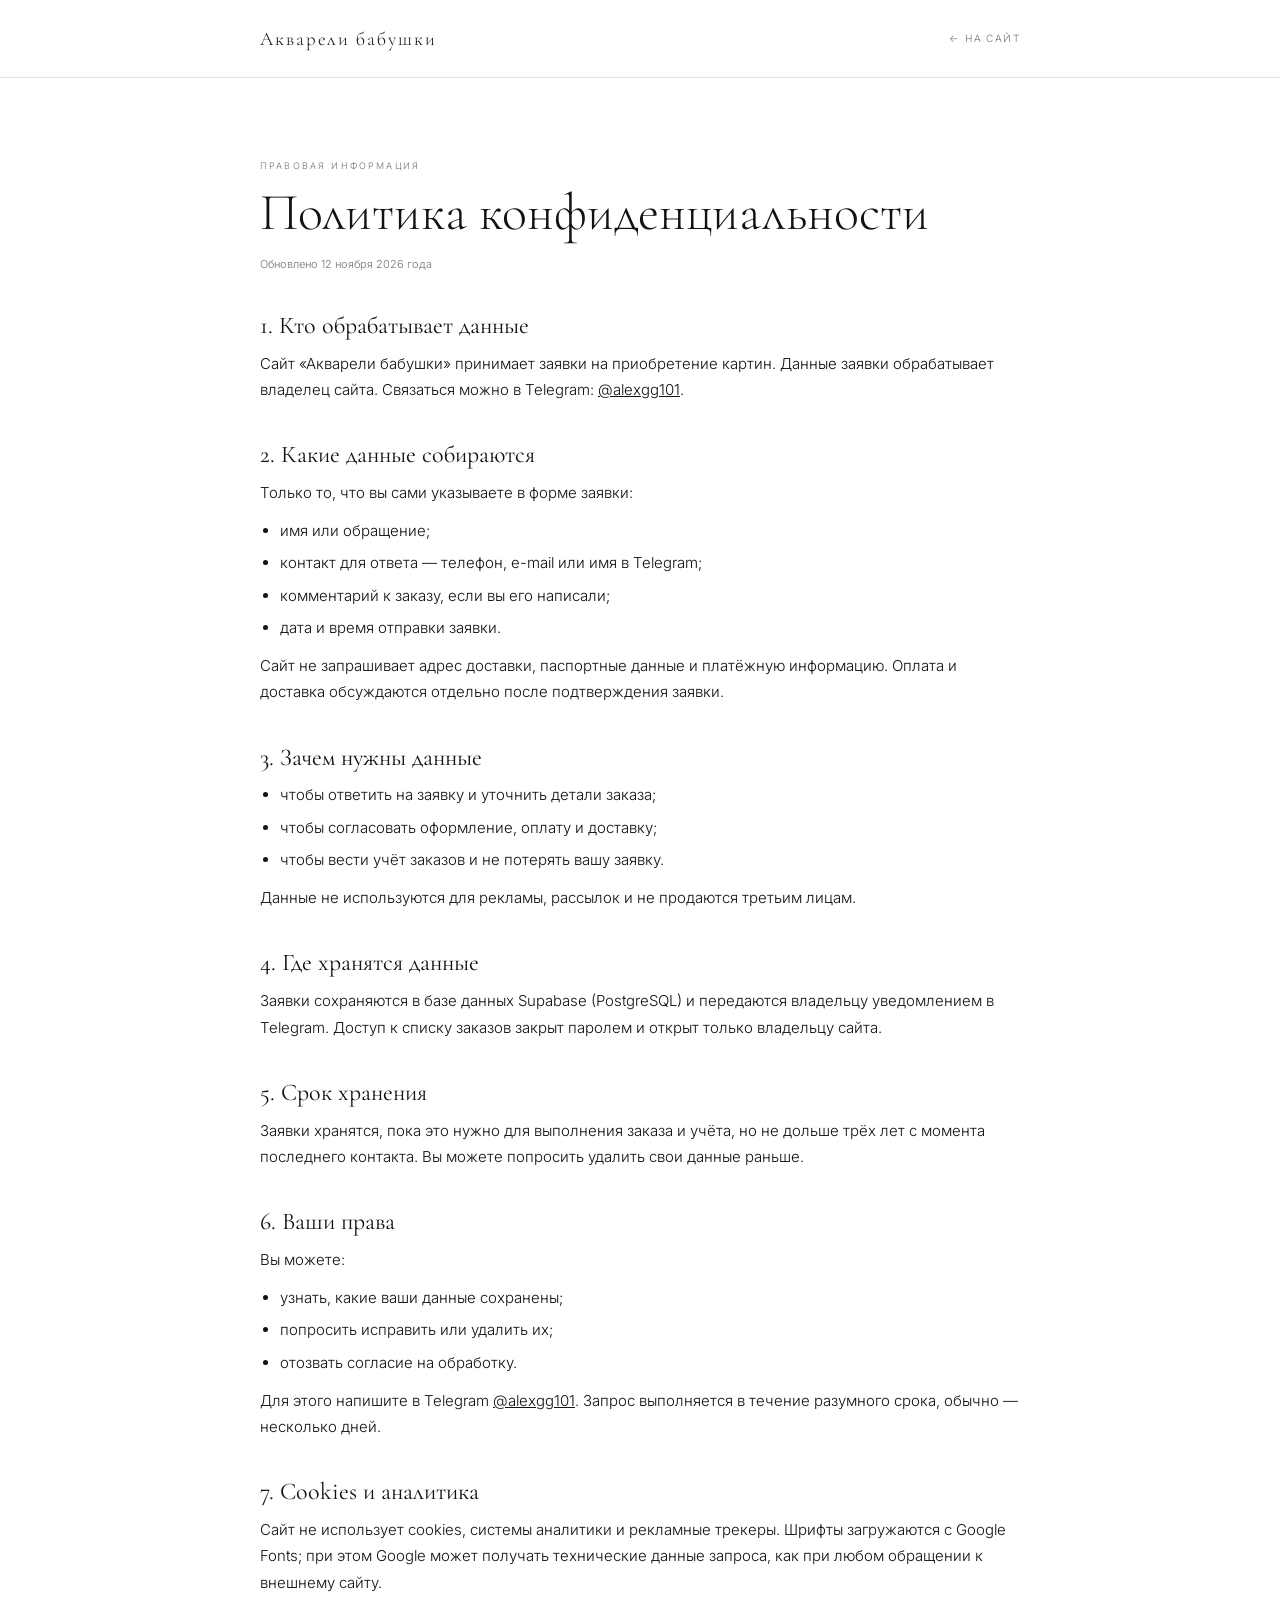
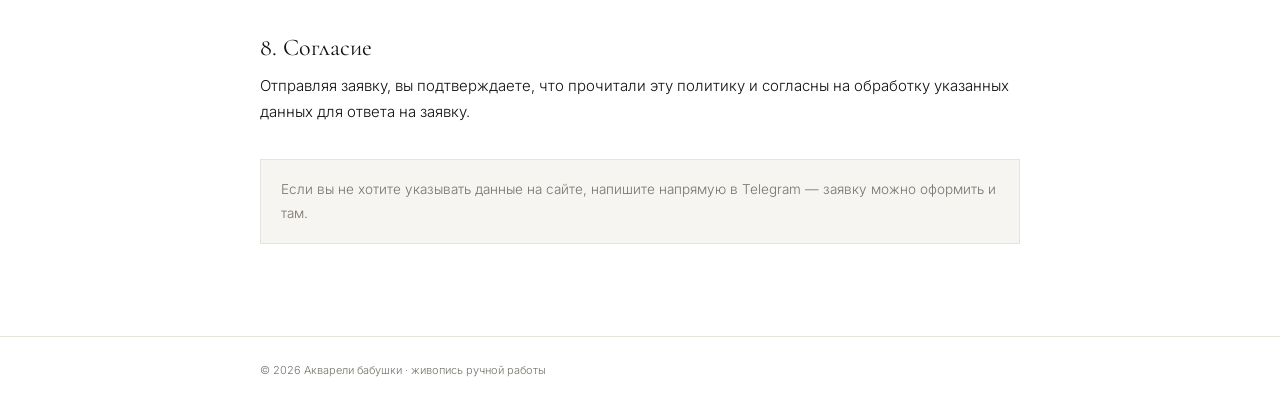
<file: privacy.html>
<!DOCTYPE html>
<html lang="ru">
<head>
  <meta charset="UTF-8">
  <meta name="viewport" content="width=device-width, initial-scale=1">
  <title>Политика конфиденциальности — Акварели бабушки</title>
  <meta name="description" content="Какие данные собираются при оформлении заявки на сайте «Акварели бабушки» и как они используются.">
  <meta name="theme-color" content="#ffffff">
  <link rel="icon" href="assets/favicon.svg" type="image/svg+xml">
  <link rel="preconnect" href="https://fonts.googleapis.com">
  <link rel="preconnect" href="https://fonts.gstatic.com" crossorigin>
  <link href="https://fonts.googleapis.com/css2?family=Cormorant+Garamond:wght@300;400;500&family=Inter:wght@300;400;500&display=swap" rel="stylesheet">
  <style>
    :root {
      --ink: #121212;
      --muted: #77736c;
      --line: #e6e3dd;
      --serif: "Cormorant Garamond", Georgia, serif;
      --sans: "Inter", -apple-system, "Segoe UI", Roboto, Arial, sans-serif;
    }
    * { box-sizing: border-box; }
    body {
      margin: 0;
      background: #fff;
      color: var(--ink);
      font-family: var(--sans);
      font-weight: 300;
      font-size: 15px;
      line-height: 1.75;
      -webkit-font-smoothing: antialiased;
    }
    a { color: inherit; }
    .wrap {
      width: min(760px, 100% - 48px);
      margin: 0 auto;
    }
    header {
      border-bottom: 1px solid var(--line);
    }
    .header__inner {
      display: flex;
      align-items: center;
      justify-content: space-between;
      gap: 16px;
      padding: 22px 0;
    }
    .logo {
      font-family: var(--serif);
      font-size: 19px;
      letter-spacing: 0.1em;
      text-decoration: none;
    }
    .back {
      font-size: 10px;
      letter-spacing: 0.14em;
      text-transform: uppercase;
      color: var(--muted);
      text-decoration: none;
    }
    main {
      padding: clamp(40px, 7vw, 80px) 0;
    }
    .eyebrow {
      font-size: 9px;
      letter-spacing: 0.24em;
      text-transform: uppercase;
      color: var(--muted);
    }
    h1 {
      margin: 10px 0 0;
      font-family: var(--serif);
      font-weight: 300;
      font-size: clamp(34px, 6vw, 52px);
      line-height: 1.05;
    }
    .updated {
      margin-top: 14px;
      font-size: 11px;
      color: var(--muted);
    }
    h2 {
      margin: 38px 0 10px;
      font-family: var(--serif);
      font-weight: 400;
      font-size: 24px;
      line-height: 1.2;
    }
    p, li { margin: 0 0 12px; }
    ul {
      margin: 0 0 12px;
      padding-left: 20px;
    }
    li { margin-bottom: 6px; }
    .note {
      margin-top: 34px;
      padding: 18px 20px;
      background: #f7f5f1;
      border: 1px solid var(--line);
      font-size: 13.5px;
      color: var(--muted);
    }
    footer {
      padding: 24px 0;
      border-top: 1px solid var(--line);
      font-size: 11px;
      color: var(--muted);
    }
  </style>
</head>
<body>
  <header>
    <div class="wrap header__inner">
      <a class="logo" href="index.html">Акварели бабушки</a>
      <a class="back" href="index.html">← На сайт</a>
    </div>
  </header>

  <main class="wrap">
    <p class="eyebrow">Правовая информация</p>
    <h1>Политика конфиденциальности</h1>
    <p class="updated">Обновлено 12 ноября 2026 года</p>

    <h2>1. Кто обрабатывает данные</h2>
    <p>Сайт «Акварели бабушки» принимает заявки на приобретение картин. Данные заявки обрабатывает владелец сайта. Связаться можно в Telegram: <a href="https://t.me/alexgg101" target="_blank" rel="noopener">@alexgg101</a>.</p>

    <h2>2. Какие данные собираются</h2>
    <p>Только то, что вы сами указываете в форме заявки:</p>
    <ul>
      <li>имя или обращение;</li>
      <li>контакт для ответа — телефон, e-mail или имя в Telegram;</li>
      <li>комментарий к заказу, если вы его написали;</li>
      <li>дата и время отправки заявки.</li>
    </ul>
    <p>Сайт не запрашивает адрес доставки, паспортные данные и платёжную информацию. Оплата и доставка обсуждаются отдельно после подтверждения заявки.</p>

    <h2>3. Зачем нужны данные</h2>
    <ul>
      <li>чтобы ответить на заявку и уточнить детали заказа;</li>
      <li>чтобы согласовать оформление, оплату и доставку;</li>
      <li>чтобы вести учёт заказов и не потерять вашу заявку.</li>
    </ul>
    <p>Данные не используются для рекламы, рассылок и не продаются третьим лицам.</p>

    <h2>4. Где хранятся данные</h2>
    <p>Заявки сохраняются в базе данных Supabase (PostgreSQL) и передаются владельцу уведомлением в Telegram. Доступ к списку заказов закрыт паролем и открыт только владельцу сайта.</p>

    <h2>5. Срок хранения</h2>
    <p>Заявки хранятся, пока это нужно для выполнения заказа и учёта, но не дольше трёх лет с момента последнего контакта. Вы можете попросить удалить свои данные раньше.</p>

    <h2>6. Ваши права</h2>
    <p>Вы можете:</p>
    <ul>
      <li>узнать, какие ваши данные сохранены;</li>
      <li>попросить исправить или удалить их;</li>
      <li>отозвать согласие на обработку.</li>
    </ul>
    <p>Для этого напишите в Telegram <a href="https://t.me/alexgg101" target="_blank" rel="noopener">@alexgg101</a>. Запрос выполняется в течение разумного срока, обычно — несколько дней.</p>

    <h2>7. Cookies и аналитика</h2>
    <p>Сайт не использует cookies, системы аналитики и рекламные трекеры. Шрифты загружаются с Google Fonts; при этом Google может получать технические данные запроса, как при любом обращении к внешнему сайту.</p>

    <h2>8. Согласие</h2>
    <p>Отправляя заявку, вы подтверждаете, что прочитали эту политику и согласны на обработку указанных данных для ответа на заявку.</p>

    <p class="note">Если вы не хотите указывать данные на сайте, напишите напрямую в Telegram — заявку можно оформить и там.</p>
  </main>

  <footer>
    <div class="wrap">© 2026 Акварели бабушки · живопись ручной работы</div>
  </footer>
</body>
</html>
</file>
